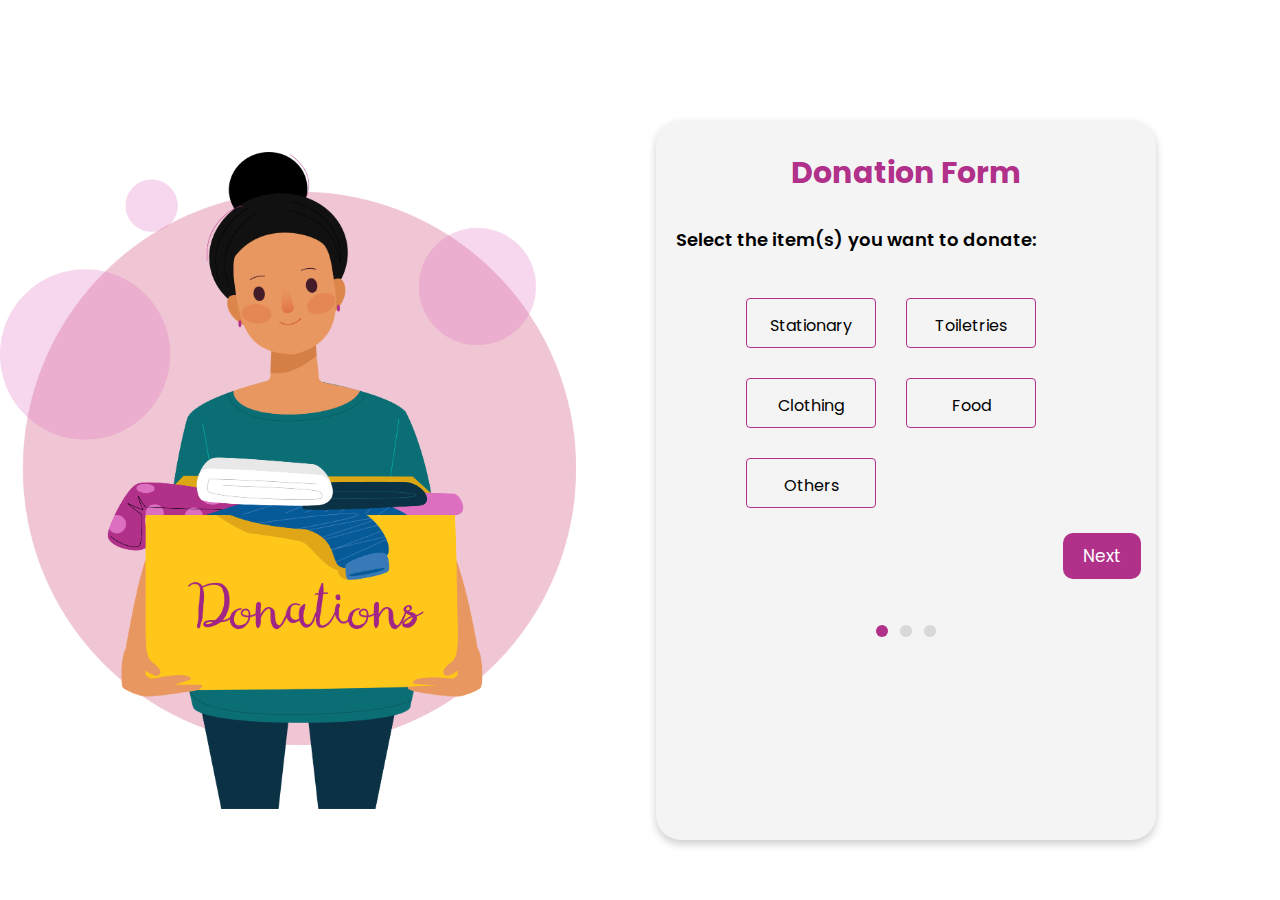
<file: forms/donation_form.html>
<!DOCTYPE html>
<html lang="en">
<head>
    <meta charset="UTF-8">
    <meta http-equiv="X-UA-Compatible" content="IE=edge">
    <meta name="viewport" content="width=device-width, initial-scale=1.0">
    <link rel="stylesheet" href="/style.css">
    <title>Donation Form</title>
</head>
<body>
    <!--------------------------------------------donation form--------------------------------------------------------------->
    <div class="dform-container">
        <div class="dform-left"></div>

        <div class="dform-right">
            <form class="d-form" id="d-form" action="" method="" >
                <h2>Donation Form</h2>

                <div class="tab"><label class="dtext" id="category">Select the item(s) you want to donate:</label>
                    <div class="category">
                        <div class="category-container">
                            <div class="cat Stationary">
                                <label><input type="checkbox" value="1" name="cb[]"><span>Stationary</span></label>
                            </div>
                            <div class="cat Toiletries">
                                <label><input type="checkbox" value="2" name="cb[]"><span>Toiletries</span></label>
                            </div>
                            <div class="cat Clothing">
                                <label><input type="checkbox" value="3" name="cb[]"><span>Clothing</span></label>
                            </div>
                            <div class="cat Food">
                                <label><input type="checkbox" value="4" name="cb[]"><span>Food</span>
                                </label>
                            </div>
                            <div class="cat Others">
                                <label><input type="checkbox" value="5" name="cb[]"><span>Others</span></label>
                            </div>
                        </div>
                    </div>
                </div>

<!-- 
                  <div class="tab name"><label class="dtext">Name:</label>
                    <p><input placeholder="First name..." oninput="this.className = ''" name="fname"></p>
                    <p><input placeholder="Last name..." oninput="this.className = ''" name="lname"></p>
                  </div> -->

                  <div class="tab address"><label class="dtext">Address:</label>
                    <p><input placeholder="Name of your Hostel..." oninput="this.className = ''" name="hostel"></p>
                    <p><input type="number" placeholder="Your Room Number..." oninput="this.className = ''" name="room"></p>
                  </div>

                  <div class="tab contact"><label class="dtext">Contact info:</label>
                    <!-- <p><input id="email" placeholder="E-mail(e.g.-btbti19037_diksha@banasthali.in)" oninput="this.className = ''" name="email" type="email"></p> -->
                    <p><input type="number" id="phone" placeholder="Phone(10 digit number)" oninput="this.className = ''" name="ph"></p>
                  </div>
                  
                  <div style="overflow:auto;">
                    <div style="float:right;">
                      <button type="button" id="prevBtn" onclick="dnextPrev(-1)">Previous</button>
                      <button type="button" id="nextBtn" onclick="validateCB()">Next</button>
                    </div>
                  </div>
                  
                <div style="text-align:center;margin-top:40px;">
                    <span class="step"></span>
                    <span class="step"></span>
                    <span class="step"></span>
                    <!-- <span class="step"></span> -->
                </div>
            </form>
        </div>

    </div>
    <script src="/script.js"></script>
</body>
</html>
</file>
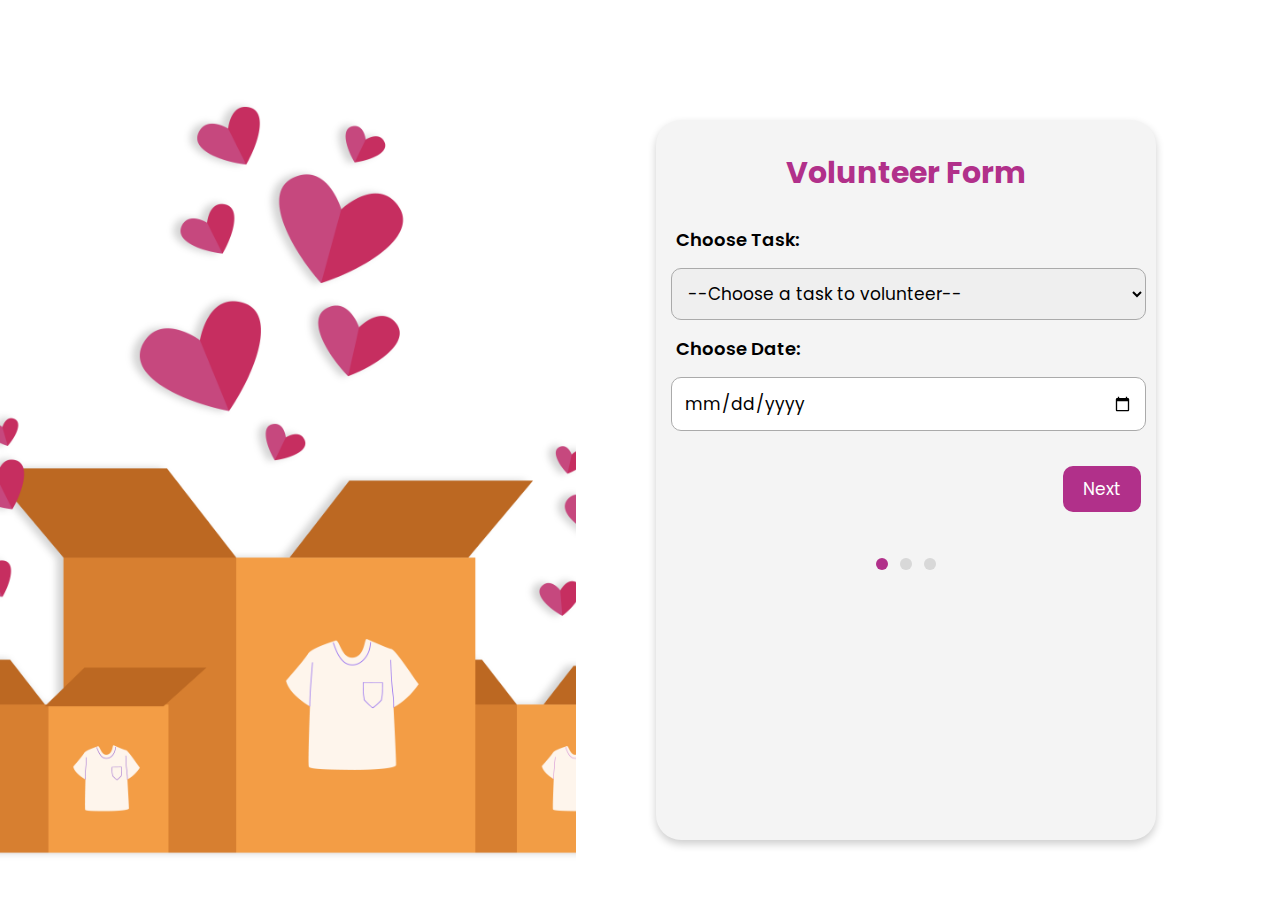
<file: forms/volunteer_form.html>
<!DOCTYPE html>
<html lang="en">
<head>
    <meta charset="UTF-8">
    <meta http-equiv="X-UA-Compatible" content="IE=edge">
    <meta name="viewport" content="width=device-width, initial-scale=1.0">
    <link rel="stylesheet" href="/style.css">
    <title>Volunteer Form</title>
</head>
<body>
    <!--------------------------------------------volunteer form--------------------------------------------------------------->
    <div class="vform-container">
        <div class="vform-left"></div>

        <div class="vform-right">
            <form class="v-form" id="v-form" action="" method="" >
                <h2>Volunteer Form</h2>

                <div class="tab"><label class="vtext">Choose Task:</label>
                    <p><select class="options"></p>
                        <option class="option" value="0" oninput="this.className = ''" name="task">--Choose a task to volunteer--</option>
                        <option class="option" value="teach" oninput="this.className = ''" name="task">Teach the local village kids</option>
                        <option class="option" value="distribute" oninput="this.className = ''" name="task">Help in distributing the donated goods</option>
                        <option class="option" value="cleanVillage" oninput="this.className = ''" name="task">Help in cleaning the village area</option>
                        <option class="option" value="cleanCampus" oninput="this.className = ''" name="task">Help in cleaning the campus</option>
                        <option class="option" value="event" oninput="this.className = ''" name="task">Conduct various events for the village people</option>
                    </select>
                    <label class="vtext">Choose Date:</label>
                    <p><input type="date" oninput="this.className = ''" name="date"></p>
                </div>
<!-- 
                <div class="tab name"><label class="vtext">Name:</label>
                    <p><input placeholder="First name..." oninput="this.className = ''" name="fname"></p>
                    <p><input placeholder="Last name..." oninput="this.className = ''" name="lname"></p>
                  </div> -->
                  <div class="tab address"><label class="vtext">Address:</label>
                    <p><input placeholder="Name of your Hostel..." oninput="this.className = ''" name="hostel"></p>
                    <p><input type="number" placeholder="Your Room Number..." oninput="this.className = ''" name="room"></p>
                  </div>

                  <div class="tab contact"><label class="vtext">Contact info:</label>
                    <!-- <p><input placeholder="E-mail(e.g.-btbti19037_diksha@banasthali.in)" oninput="this.className = ''" name="email" type="email" id="email"></p> -->
                    <p><input placeholder="Phone(10 digit number)" oninput="this.className = ''" name="phone" type="number" id="phone"></p>
                  </div>
                  
                  <div style="overflow:auto;">
                    <div style="float:right;">
                      <button type="button" id="prevBtn" onclick="vnextPrev(-1)">Previous</button>
                      <button type="button" id="nextBtn" onclick="vnextPrev(1)">Next</button>
                    </div>
                  </div>
                  
                <div style="text-align:center;margin-top:40px;">
                    <span class="step"></span>
                    <span class="step"></span>
                    <span class="step"></span>
                </div>
            </form>
        </div>

    </div>

    <script src="/script.js"></script>
</body>
</html>
</file>
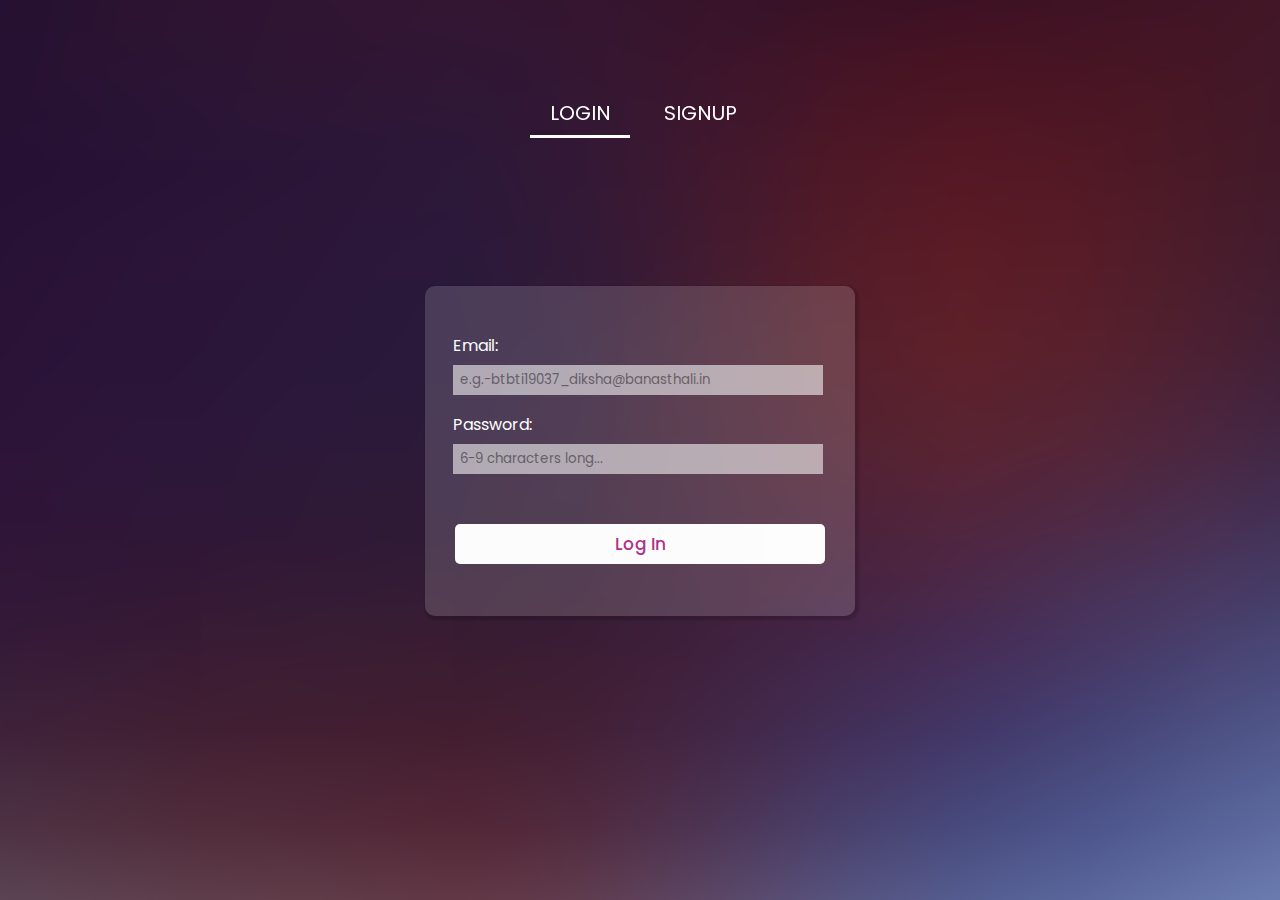
<file: login_page/login.html>
<!DOCTYPE html>
<html lang="en">

<head>
    <meta charset="UTF-8">
    <meta http-equiv="X-UA-Compatible" content="IE=edge">
    <meta name="viewport" content="width=device-width, initial-scale=1.0">
    <title>Login</title>
    <link rel="stylesheet" href="/style.css">
</head>

<body>
    <!-- -----------------------------------login page-------------------------------------- -->
        <div class="login-page" id="login-page">
            <div class="head">
                <div class="head1">
                    <button onclick="loginform()">LOGIN</button>
                    <div class="head-line" id="login-line"></div>
                </div>
                <div class="head2">
                    <button onclick="signupform()">SIGNUP</button>
                    <div class="head-line" id="signup-line"></div>
                </div>
            </div>
    
            <div id="login-box">
                <form action="" name="login-form" id="login" onsubmit="validateLogin()">
                    <div class="label">
                        <label for="email">Email:</label>
                    </div>
                    <div class="input">
                        <input type="email" id="email" name="email" value="" placeholder="e.g.-btbti19037_diksha@banasthali.in" required>
                    </div>
                    <div class="label">
                        <label for="password">Password:</label>
                    </div>
                    <div class="input">
                        <input type="password" id="password" name="password" value="" placeholder="6-9 characters long..." required>
                    </div>
                    <div>
                        <input class="submit" type="submit" value="Log In">
                    </div>
                </form>
            </div>
            <div id="signup-box">
                <form action="" name="signup-form" id="signup" onsubmit="validateSignup()">
                    <div class="label">
                        <label for="fname">Firstname:</label>
                    </div>
                    <div class="input">
                        <input type="text" id="fname" name="fname" placeholder="Your First Name..." required>
                    </div>
                    <div class="label">
                        <label for="lname">Lastname:</label>
                    </div>
                    <div class="input">
                        <input type="text" id="lname" name="lname" placeholder="Your Last Name..." required>
                    </div>
                    <div class="label">
                        <label for="email">Email:</label>
                    </div>
                    <div class="input">
                        <input type="email" id="mail" name="email" value="" placeholder="e.g.-btbti19037_diksha@banasthali.in" required>
                    </div>
                    <div class="label">
                        <label for="password">Password:</label>
                    </div>
                    <div class="input">
                        <input type="password" id="pass" name="password" value="" placeholder="6-9 characters long..." required>
                    </div>
                    <div>
                        <input class="submit" type="submit" value="Sign Up">
                    </div>
                </form>
            </div>
        </div>

    <script src="/script.js"></script>
</body>

</html>
</file>
<file: style.css>
@import url('https://fonts.googleapis.com/css?family=Poppins:200,300,400,500,600,700,800,900&display=swap');
@import url('https://fonts.googleapis.com/css2?family=Lobster&family=Poppins:wght@200;300&family=Ubuntu:wght@300&display=swap');

*{
    margin:0;
    padding:0;
    box-sizing:border-box;
    font-family:'Poppins', sans-serif;
    scroll-behavior: smooth;
}

body{
    background:white;
    /* box-sizing:border-box; */
    min-height:100vh;
    /* align-items:center;
    justify-content:center; */
}

/*----------------------------------------navbar-------------------------------------------------------------------------*/

.header .nav ul li {
    list-style: none;
}

.navbar {
    top:0;
    display: flex;
    position:fixed;
    width:100%;
    z-index:1;
    justify-content: space-between;
    align-items: center;
    padding: 1.3rem 2rem;
    background-color:black;
}

.hamburger {
    display: none;
}

.bar {
    display: block;
    width: 25px;
    height: 3px;
    margin: 5px auto;
    /* -webkit-transition: all 0.3s ease-in-out; */
    transition: all 0.3s ease-in-out;
    background-color: white;
}

.nav-menu {
    display: flex;
    justify-content: center;
    align-items: center;
}

.nav-item {
    margin-left: 3.2rem;
}

.nav-link{
    text-decoration:none;
    font-size: 1.1rem;
    font-weight: 450;
    color: white;
    padding:6px 8px;
}

.nav-link:hover{
    color:#B1308A;
    background-color:whitesmoke;
    border-radius:3px;
    height:10%;
    width:10%;
    transition:.3s;
}

/* .nav-logo {
    font-size: 2.1rem;
    font-weight: 600;
} */

@media only screen and (max-width: 900px) {
    .nav-menu {
        list-style:none;
        position: fixed;
        right: -100%;
        top: 4rem;
        flex-direction: column;
        background-color: black;
        width: 100%;
        height:100%;
        text-align: center;
        transition:.8s;
        list-style:none;
        text-decoration:none;
    }


    .nav-menu.active {
        right: 0;
    }

    .nav-item {
        margin: 2rem 0;
    }

    .hamburger {
        display: block;
        cursor: pointer;
    }

    .hamburger.active .bar:nth-child(2) {
        opacity: 0;
    }

    .hamburger.active .bar:nth-child(1) {
        /* -webkit-transform: translateY(8px) rotate(45deg); */
        transform: translateY(8px) rotate(45deg);
    }

    .hamburger.active .bar:nth-child(3) {
        /* -webkit-transform: translateY(-8px) rotate(-45deg); */
        transform: translateY(-8px) rotate(-45deg);
    }
}

/*---------------------------------------home-----------------------------------------------------------------------------*/

/* .home{
    height:100vh;    
}  */
.home::before{
    top: 0;
    content: " ";
    position: absolute;
    background: url("images/home.jpg") no-repeat center center/cover;
    width: 100%;
    height: 100%;
    z-index: -1;
    opacity: 1;
}

.homeBox{
    display:flex;
    height: 100%;
    justify-content:center;
    align-items:center;
}
.homeBox::before{
    top:0;
    content: " ";
    position: absolute;
    background-color: black; 
    width:100%;
    height:100%;
    z-index: -1;
    opacity: 0.55;
}
.homeBox .head1{
    color:white;
    font-weight: 800;
    font-size:35px;
    margin-top: 5%;
    text-align:center;
    justify-content: center; 
    align-items: center; 
    font-family: 'Ubuntu', sans-serif;
}
.homeBox .head2{
    color:white;
    font-weight:600;
    font-size:35px;
    text-align:center;
    justify-content: center;
    align-items: center;
    margin-top: 1%;
    margin-bottom: 5%;
    font-family: 'Ubuntu', sans-serif;
}
#home .homebtn{
    text-align: center;
}
#home .btn{
    border-radius: 8px;
    background-color: #B1308A;
    border: none;
    color: #16161d;
    text-align: center;
    font-size: 20px;
    font-weight:600;
    padding: 18px;
    width: 200px;
    transition: all 0.5s;
    cursor: pointer;
    margin: 0 3%;
    box-shadow: 0.3rem 0 1.5rem #000;
    
  }
  
#home .btn span {
    cursor: pointer;
    display: inline-block;
    position: relative;
    transition: 0.5s;
  }

#home .btn:hover{
    background-color:#16161d;
    color:#B1308A;
  }
  
  #home .btn span:after {
    content: ' ';
    position: absolute;
    opacity: 0;
    top: 0;
    right: -10px;
    transition: 0.5s;
  }
  
  #home .btn:hover span {
    padding-right: 30px;
  }
  
  #home .btn:hover span:after {
    right: 0;
    color:black;
  }

  @media(max-width:820px){
   #home .btn{
        margin: 30px;
        padding: 13px;
        width: 180px;
        font-size: 18px;
        font-weight: 700;
    }
  }

  @media(max-width:600px){
    .homeBox .head1{
        margin-top: 50%;
        font-size: 25px;
    }
    .homeBox .head2{
        font-size: 20px;
    }
}

 /*----------------------------------------about us---------------------------------------------------------------------*/
 .about{
    text-align: center;
}
.about .about-heading{
    width: 100%;
    margin: 20px 0;
    margin-top: 10px;
}
.about-container{
    display: grid;
    grid-template-columns: 1fr 1fr;
    grid-gap: 40px;
    padding: 30px;
    grid-template-rows: auto;
}
.about .about-heading .dash{
    border:1px solid #B1308A;
    border-radius:80px;
    height:2.6px;
    background-color:#B1308A;
    margin:0 45%;
    width:10%;
}
.about-container h1{
    font-size: 30px;
    color: #B1308A;
}
.info1{
    font-size: 18px;
    padding: 30px 20px;
    background-color: #f4f4f4;
}
.info2{
    font-size: 18px;
    padding: 30px 20px;
    background-color: #f4f4f4;
}

@media(max-width:800px){
    .about-container{
        grid-template-columns: 1fr;
    }
    .info1{
        font-size: 12px;
    }
    .info2{
        font-size: 12px;
    }
    .about-container h1{
        font-size: 25px;
    }
}
  
  /* ------------------------------------------------------image page-------------------------------------------------------- */
  .imgpg{
      height:100%;
      background-image:url("images/imgpg.png");
      background-size: cover;
      background-position:center;
  }
  
  @media(max-width:1011px){
      .imgpg{
          margin:0;
          padding:0;
          height:400px;
      }
  }
  @media(max-width:800px){
    .imgpg{
        margin:0;
        padding:0;
        height:200px;
    }
  }
 

/*-------------------------------------------how we work--------------------------------------------------------------------*/
#how-we-work{
    background-color: #f4f4f4;
}
#how-we-work h1{
    margin: 0px;
    padding: 0px;
}
.dash1{
    border:1px solid #B1308A;
    border-radius:80px;
    height:2.2px;
    background-color:#B1308A;
    margin:0 44%;
    width:12%;
}

.boxes{
    display: grid;
    grid-template-columns: 1fr 1fr 1fr;
    grid-template-rows: 280px 280px;
    grid-gap: 15px;
}
.how-we-work{
    padding: 10px;
    text-align: center;
}
.how-we-work h1{
    margin: 10px;
}
.box{
    display: grid;
    grid-template-rows: 1fr 1fr;
}

.box .img{
    text-align: center;
}
.box .t1{
    text-align: center;
    padding: 20px;
}

.purple{
    margin: 0px;
    padding: 0px;
    color: #B1308A;
    text-align: center;
    font-size: 20px;
    font-weight: 700;
}
.black{
    font-size: 13px;
}

@media(max-width:840px){
    .boxes{
        display: block;
    }
}


/*-------------------------------------------HELP------------------------------------------------------------------------------------------------*/

.help-section{
  background: url("images/help3.png") no-repeat left;
  background-size: 55%;
  background-color: #fdfdfd;
  overflow: hidden;
  padding: 100px 0;
}

.inner-container{
  width: 55%;
  float: right;
  background-color: #fdfdfd;
  padding: 150px;
}

.inner-container h1{
  margin-bottom: 30px;
  font-size: 25px;
  font-weight: 900;
}

.text{
  font-size: 17px;
  color: #545454;
  line-height: 30px;
  text-align: justify;
  margin-bottom: 40px;
}

.end{
  display: flex;
  justify-content: space-between;
  font-weight:500;
  font-size:15px;
  color:#B1308A;
}

.end a{
  font-weight:500;
  color:#B1308A;
}

@media screen and (max-width:1200px){
  .inner-container{
      padding: 80px;
  }
}

@media screen and (max-width:1000px){
  .help-section{
      background-size: 100%;
      padding: 100px 40px;
  }
  .inner-container{
      width: 100%;
  }
}

@media screen and (max-width:600px){
  .help-section{
      padding: 0;
  }
  .inner-container{
      padding: 60px;
  }
}


/*--------------------------------------what to donate------------------------------------------------------------------------------------*/
.what-to-donate{
    height:110%;
    background-image:url("images/donate3.png");
    background-size: cover;
    background-position:center;
}
@media(max-width:1011px){
    .what-to-donate{
        margin:0;
        padding:0;
        height:580px;
        
    }
}
@media(max-width:700px){
    .what-to-donate{
        height:300px;
    }
}

@media(max-width:550px){
    .what-to-donate{
        height:230px;
        
    }
}

/*-----------------------------------------footer-------------------------------------------------------------------------*/
.footerbody{
    display:flex;
    justify-content:flex-end;
    align-items:flex-end;
    min-height:40vh;
    background:#f4f4f4;
}

footer{
    position:relative;
    width:100%;
    background:#3586ff;
    min-height:100px;
    padding:20px;
    display:flex;
    justify-content:center;
    align-items:center;
    flex-direction:column;
}

footer .social_icon, 
footer .footer-menu{
    position:relative;
    display:flex;
    justify-content:center;
    align-items:center;
    margin:10px 0;
}

footer .social_icon li,
footer .footer-menu li{
    list-style:none;
}

footer .social_icon li a,
footer .footer-menu li a{ 
    font-size:2em;
    color:#ffff;
    margin:0 10px;
    display:inline-block;
    transition:0.5s;
}
footer .social_icon li a:hover{
    transform:translateY(-10px);
}

footer .footer-menu li a{
    font-size:1.2em;
    color:#ffff;
    margin:0 10px;
    display:inline-block;
    transition:0.5s;
    text-decoration:none;
    opacity:1;
}

footer .footer-menu li a:hover{
    color:rgb(179, 196, 196);
}

footer p{
    color:#ffff;
    text-align:center;
    margin-bottom:10px;
    font-size:1.1em;
}

footer .line{
    border:2px solid #ffff;
    border-width:0.2px;
    width:200px;
    opacity:0.6;
}
footer .footer-logo{
    color:#ffff;
    text-align:center;
    padding:2px;
    margin-top:5px;
    margin-bottom:5px;
    font-size:1.2em;
}

footer .wave{
    position:absolute;
    top:-100px;
    left:0;
    width:100%;
    height:100px;
    background:url("images/wave.png");
    background-size:1000px 100px;
}
footer .wave#wave1{
    z-index:100;
    opacity:1;
    bottom:0;
    animation:animateWave 5s linear infinite;
}
footer .wave#wave2{
    z-index:99;
    opacity:0.5;
    bottom:10px;
    animation:animateWave2 5s linear infinite;
}
footer .wave#wave3{
    z-index:100;
    opacity:0.2;
    bottom:15px;
    animation:animateWave 4s linear infinite;
}
footer .wave#wave4{
    z-index:99;
    opacity:0.7;
    bottom:20px;
    animation:animateWave2 4s linear infinite;
}
@keyframes animateWave{
    0%{
        background-position-x:1000px;
    }
    100%{
        background-position-x:0px;
    }
}
@keyframes animateWave2{
    0%{
        background-position-x:0px;
    }
    100%{
        background-position-x:1000px;
    }
}

@media(max-width:1500px){
    .footerbody{
        min-height:37vh;
    }
}

@media(max-width:900px){
    footer{
        background:#16161d;
    }
    footer .wave{
        display:none
    }
    .footerbody{
        min-height:20vh;
    }
   
    footer .social_icon li a,
    footer .footer-menu li a{ 
        font-size:1.5em;
        
    }
    footer .footer-menu li a{
        font-size:1em;
        
    }
    footer p{
        margin-bottom:10px;
        font-size:0.9em;
    }
    
    footer .line{
        border:2px solid #ffff;
        border-width:0.2px;
        width:150px;
        opacity:0.6;
    }
    footer .footer-logo{
        font-size:1em;
    }
}
@media(max-width:415px){
    footer{
        padding: 0;
        height: 18vh;
    }
    footer .social_icon{
        margin-bottom: 0;
    }
    footer .social_icon li a,
    footer .footer-menu li a{ 
        
        font-size:1.1em;
        margin-top: 3.5px;
        margin-bottom: 0;
    }
    footer .footer-menu li a{
        font-size:0.8em;
        margin: 0 5px;
    }
    footer p{
        margin-bottom:10px;
        font-size:0.7em;
    }
    
    footer .line{
        border:1px solid #ffff;
        border-width:0.2px;
        width:120px;
        opacity:0.6;
        margin: 0;
    }
    footer .footer-logo{
        font-size:0.6em;
        margin: 0;
    }
}

/* ------------------------------------------contact page-------------------------------------------------------*/
#contact{
    min-height:100vh;
    background-color:white;
    margin: 20px;
    text-align: center;
    justify-content:center;
    align-items:center;
  }
  
  #contact .con_head{
    width:100%;
    margin:0;
    display:flex;
    font-size:50;
    justify-content:center;
    align-items:center;
}

  #contact #one{
    color:black;
    font-size:50;
  }
  #contact #two{
    margin-left:5px;
    color:#B1308A;
    font-size:50;
  }
  #contact .line1{
    border:2px solid black;
    border-width:0.2px;
    margin:0 42.5%;
    width:15%;
    opacity:0.4;
    display:flex;
    justify-content:center;
    align-items:center;
  }

  #contact .para{
    font-size:1.2em;
  }

  #contact .container {
    margin-top: 50px;
    width: 100%;
    top: 60px;
    display: flex;
    justify-content:center;
    align-items:center;
    text-align: center;
  }
  #contact .backbtn{
    float:left;
    z-index:1;
    font-size:50px;
    top:0;
    left:0;
  }
  #contact .backbtn a{
    color:black;
  }

  #contact .card {
    justify-content:center;
    align-items:center;
    height: 280px;
    width: 200px;
    background-color: #B1308A;
    border-radius: 10px;
    box-shadow: -1rem 0 3rem #000;
    transition: 0.4s ease-out;
    position: relative;
    left:0px;
  }
  
  #contact .card:not(:first-child) {
      margin-left: -50px;
  }
  
  #contact .card:hover {
    transform: translateY(-20px);
    transition: 0.4s ease-out;
  }
  
  #contact .card:hover ~ #contact .card {
    position: relative;
    left: 50px;
    transition: 0.4s ease-out;
  }
  
  #contact .title {
    color: white;
    font-weight: 300;
    position: absolute;
    left: 20px;
    top: 15px;
  }
  
  #contact .bar {
    position: absolute;
    top: 100px;
    left: 20px;
    height: 5px;
    width: 150px;
  }
  
  #contact .emptybar {
    background-color: #2e3033;
    width: 100%;
    height: 100%;
  }
  
  #contact .filledbar {
    position: absolute;
    top: 0px;
    z-index: 3;
    width: 0px;
    height: 100%;
    background: rgb(0,154,217);
    background: linear-gradient(90deg, rgba(0,154,217,1) 0%, rgba(217,147,0,1) 65%, rgba(255,186,0,1) 100%);
    transition: 0.6s ease-out;
  }
  
  #contact .card:hover .filledbar {
    width: 120px;
    transition: 0.4s ease-out;
  }
  
  #contact .circle {
    z-index:-1;
    position: absolute;
    top: 150px;
    left: calc(50% - 60px);
  }
  
  #contact .stroke {
    stroke: white;
    stroke-dasharray: 360;
    stroke-dashoffset: 360;
    transition: 0.6s ease-out;
  }
  #contact .call{
      padding:40px 60px;
      color:white;
      z-index:1;
      font-size:40px;
  }

  #contact .number{
    color:white;
    font-size:1em;
    justify-content:center;
    padding:12px 6px;
}
#contact .mail {
    padding:25px 60px;
    color:white;
    z-index:1;
    font-size:40px;
}
  #contact .mail a{
    color:white;
}

#contact .email{
    color:white;
    font-size:1em;
    justify-content:center;
    padding:8px 6px;
}

#contact .address{
    color:white;
    font-size:1em;
    justify-content:center;
    padding:12px 8px;
}

#contact .address .stroke{
    stroke:no-stroke;
}

  #contact svg {
    fill: #B1308A;
    stroke-width: 2px;
  }
  
  #contact .card:hover .stroke {
    stroke-dashoffset: 100;
    transition: 0.6s ease-out;
  }


@media(max-width:500px){
    #contact .con_head #one{
      font-size: 28px;
    }
    #contact .con_head #two{
      font-size: 28px;
    }
    #contact .para{
      font-size: 19px;
      left: 50px;
    }
    #contact .container{
      text-align: center;
      justify-content: center;
      align-items: center;
      margin: 30px 0;
      display: block;
    }
    #contact .card{
      margin-bottom: 20px;
      height: 270px;
      left: 60px;
    }
    #contact .card:not(:first-child) {
      margin-left: 0px;
  }
  #contact .card:hover {
    transform: scale(1.15);
    transition: 0.4s ease-out;
  }
  #contact .card:hover ~ #contact .card {
    position: relative;
    left: 0px;
  }
}

/*---------------------------------login page------------------------------------*/
.login-page{
    background:url("/images/login.png");
    /* width: 100vw; */
    height: 100vh;
    display: flex;
    flex-direction: column;
    justify-content: center;
    align-items: center;
}
#login-page .head{
    display: flex;
    margin: 10px 120px;
    position: fixed;
    top: 70px;
}
#login-page .head button{
    color: white;
    margin-bottom:5px;
    font-size:20px;
    padding:18px;
    background: none;
    border: none;
    cursor: pointer;
    height:50px;
    width:120px;
    /* border-bottom:2px solid white; */
    
}
#login-page .head-line{
    padding: 0;
    border-top: 3px solid white;
    height: 0px;
    margin: 0 10px 10px 10px;
}

#login-page .label{
    color: white;
    font-size: 16px;
    padding: 0px 28px;
    padding-top: 10px;
    margin:7px 0px;
}
#login-page #login-box::before{
    content: " ";
    background-color: white;
    position: absolute;
    opacity: 0.15;
    width:350px;
    height: 250px;
    padding: 40px;
    border-radius: 10px;
    box-shadow: 2px 2px 2px 2px black;
}
#login-page #signup-box::before{
    content: " ";
    background-color: white;
    position: absolute;
    opacity: 0.15;
    width: 350px;
    height: 400px;
    padding: 0px 40px 60px 40px;
    margin-top: 30px;
    border-radius: 10px;
    box-shadow: 2px 2px 2px 2px black;
}
#login-page #signup-box{
    display: none;
    margin-top: 90px;
}

#login-page #signup-line{
    display: none;
}
#login-page input{
    width: 370px;
    height:30px;
    background-color: #f4f4f4;
    border: none;
    margin: 0px 28px;
    padding:7px;
    opacity: 0.6;
}

#login-page .submit{
    cursor: pointer;
    border: none;
    width: 370px;
    height: 40px;
    font-size: 17px;
    border-radius: 5px;
    padding: 7px 18px;
    margin: 50px 30px;
    color:#B1308A;
    font-weight:500;
    background-color: white;
    opacity: 0.99;
}

#login-page form{
    padding-top: 30px;
}

/* #invalid {
    background-color: #ffdddd;
    position:absolute;
    z-index:1;
    margin:20px;
    display:block;
} */

@media(max-width:500px){
    /* #login-box, #signup-box{
        width: 100%;
        height: 100%;
    } */
    #login-page #login-box::before, #login-page #signup-box::before{
        width: 200px;
    }
    #login-page input{
        width: 220px;
    }
    #login-page .submit{
        width: 220px;
    }
}

/*---------------------------------------------forms-------------------------------------------------------------------------*/
.dform-container{
    width:100%;
    height:100vh;
    display:flex;
    flex-direction:row;
  }
  
  .dform-left{
    margin-top:75px;
    width:50%;
    height:90%;
    background: url("/images/dform.png") no-repeat center center;
    background-size:contain;
    
  }
  
  .dform-right{
    width:50%;
    height:100%;
  }
  
  .d-form{
    width:500px;
    height:80%;
    background-color:#f4f4f4;
    margin-top:120px;
    margin-left:80px;
    border-radius:25px;
    box-shadow:0 4px 8px 0 rgba(0,0,0,0.2);
    
  }
  
  .vform-container{
    width:100%;
    height:100vh;
    display:flex;
    flex-direction:row;
  }
  
  .vform-left{
    margin-top:75px;
    width:50%;
    height:90%;
    background: url("/images/vform.png") no-repeat center center;
    background-size:cover;
  }
  
  .vform-right{
    width:50%;
    height:100%;
  }
  
  .v-form{
    width:500px;
    height:80%;
    background-color:#f4f4f4;
    margin-top:120px;
    margin-left:80px;
    border-radius:25px;
    box-shadow:0 4px 8px 0 rgba(0,0,0,0.2);
  }
  
  .d-form h2, .v-form h2{
    text-align:center;
    color:#B1308A;
    padding:30px;
    font-size:30px;
  }
  
  .d-form .category{
    display: flex;
    align-items: center;
    justify-content: center;
  }
  .d-from #category{
    margin-left: 50px;
  }
  .d-form .category-container{
    margin: 30px 0;
    width: 350px;
     height: 200px;
    }
    
    .d-form .cat label input {
      margin-right: 100px;
    }
    
    .d-form .cat{
      margin: 15px;
      background-color: #f4f4f4;
      border-radius: 4px;
      border: 1px solid #B1308A;
      overflow: hidden;
      float: left;
    }
    
    .d-form .cat label {
      float: left; 
      line-height: 3.0em;
      width: 8.0em; 
      height: 3.0em;
    }
    
    .d-form .cat label span {
      text-align: center;
      padding: 3px 0;
      display: block;
    }
    
    .d-form .cat label input {
      position: absolute;
      display: none;
      color: #B1308A;
    }
    .d-form .cat label input + span{
      color: black;
    }
    
    .d-form .cat input:checked + span {
        color: white;
        text-shadow: 0 0  6px rgba(0, 0, 0, 0.8);
    }
    .d-form .Stationary input:checked + span{
      background-color: #eee789;
    }
    .d-form .Toiletries input:checked + span{
      background-color: #9edf79;
    }
    .d-form .Clothing input:checked + span{
      background-color: #6ad3e0;}
    .Food input:checked + span{background-color: #e9ad92;
    }
    .d-form .Others input:checked + span{
      background-color: #8881e0;
    }
  
  .d-form input, .v-form input, .d-form .options, .v-form .options{
    padding:12px;
    margin:15px;
    
    width:95%;
    font-size: 17px;
    border: 1px solid #aaaaaa;
    border-radius:10px;
  }
  
  .d-form input.invalid, .d-form input.deep_invalid,
  .v-form input.invalid, .v-form input.deep_invalid {
    background-color: #ffdddd;
  }
  
  .d-form .tab, .v-form .tab {
    display: none;
  }
  
  .dtext, .vtext{
    margin:15px;
    padding:5px;
    font-size:18px;
    font-weight:600;
  }
  
  .d-form button, .v-form button {
    background-color:#B1308A;
    color: #ffffff;
    border: none;
    border-radius:10px;
    padding: 10px 20px;
    font-size: 17px;
    cursor: pointer;
    margin-right:15px;
    margin-top:20px;
  }
  
  .d-form button:hover, .v-form button:hover {
    opacity: 0.8;
  }
  
  .d-form #prevBtn, .v-form #prevBtn {
    background-color: #bbbbbb;
  }
  
  .d-form .step, .v-form .step {
    height:12px;
    width:12px;
    margin: 0 4px;
    background-color: #bbbbbb;
    border: none;  
    border-radius: 50%;
    display: inline-block;
    opacity: 0.5;
  }
  
  .d-form .step.stepactive, .v-form .step.stepactive {
    opacity: 1;
    background-color:#B1308A;
  }
  
  .d-form .step.finish, .v-form .step.finish {
    background-color:#B1308A;
  }
  
  
  /* ------------------------------------donation form ----------------------------------------*/
  @media(max-width:1300px){
    .dform-left{
        width:45%;
    }
  
    .dform-right{
        width:55%;
    }
    
  }
  
  @media(max-width:1100px){
    .dform-left{
        display:none;
    }
  
    .dform-right{
        background-size:100%;
        margin:0 20%;
    }
  
    .d-form{
      margin-left: 0;
      width:600px;
    }
  }
  
  @media(max-width:900px){
    .d-form{
        width:500px;
    }
  }
  
  @media(max-width:700px){
  
    .d-form-right{
      width: 700px;
  }
      .d-form{
        
        width: 600px;
        padding: 0;
      }
  
      .d-form h2{
        font-size:22px;
        font-weight:700;
    }
  
    .dtext{
        /* padding:4px; */
        font-size:16px;
      }
  
      .d-form input, .d-form .options{
        padding:8px;
        width:90%;
        font-size:14px;
      }
  
      .d-form button {
        padding:8px 10px;
        font-size:15px;
      }
      
      .d-form .step {
        height:9px;
        width:9px;
        margin:0 2px; 
      }
    }
  
    @media(max-width:500px){
      .dform-right{
        margin: 10px;
      }
      .d-form{
        width:500px;
        height: 450px;
        padding:0;
    }
    }
  
  
  /* ------------------------------------volunteer form ----------------------------------------*/
  @media(max-width:1300px){
    .vform-left{
        width:45%;
    }
  
    .vform-right{
        width:55%;
    }
    
  }
  
  @media(max-width:1100px){
    .vform-left{
        display:none;
    }
  
    .vform-right{
        background-size:100%;
        margin:0 20%;
    }
  
    .v-form{
      margin-left: 0;
        width:600px;
        
    }
  }
  
  @media(max-width:900px){
    .v-form{
       width: 500px;
    }
  }
  
  @media(max-width:700px){
    .vform-right{
      width: 700px;
      margin: 0;
    }
      .v-form{
          width:600px;
          padding:0;
      }
  
      .v-form h2{
        font-size:22px;
        font-weight:700;
    }
  
    .vtext{
        /* padding:4px; */
        font-size:16px;
      }
  
      .v-form input, .v-form .options{
        padding:8px;
        width:90%;
        font-size:14px;
      }
  
      .v-form button {
        padding:8px 10px;
        font-size:15px;
      }
      
      .v-form .step {
        height:9px;
        width:9px;
        margin:0 2px; 
      }
    }
  
    @media(max-width:500px){
      .vform-right{
        margin: 0;
      }
      .v-form{
        width:500px;
        height: 450px;
        padding:0;
    }
    }
    @media(max-width:400px){
      .vform-right{
        margin: 10px;
      }
    }
  
/*----------------------------------profile-------------------------------------------------------*/
@import url('https://fonts.googleapis.com/css?family=Poppins:200,300,400,500,600,700,800,900&display=swap');
@import url('https://fonts.googleapis.com/css2?family=Lobster&family=Poppins:wght@200;300&family=Ubuntu:wght@300&display=swap');

*{
    margin:0;
    padding:0;
    box-sizing:border-box;
    font-family:'Poppins', sans-serif;
    scroll-behavior: smooth;
    list-style-type:none;
}

body{
    background:white;
    /* box-sizing:border-box; */
    min-height:100vh;
    align-items:center;
    justify-content:center;
}

/* ------------------------------------profile---------------------------------------------------------------------- */
.profile-outer{
    background-color: #f4f4f4;
}

.profile{
    background-color: white;
    height: 100vh;
    margin: 0 150px;
    display: grid;
    grid-template-columns: 30% 70%;
}
#profile .profile-left{
    background-color:#B1308A;
    display: flex;
    flex-direction: column;
    padding-top:200px;
    align-items: center;
}
#profile .profile-right{
    display: flex;
    flex-direction: column;
    margin: 30px;
    margin-top: 110px;
    justify-content: center;
    align-items: center;
}

/* #donate-dashboard{
    display:none;
}
#volunteer-dashboard{
    display: none;
} */

#profile .pass-board{
    display: none;
}

#profile .pass-board{
    padding:0 10px;
    margin:30px 20px;
    width:100%;
}

#profile .pass-board h2{
    font-weight:600;
    font-size:26px;
    margin:16px 0;
    margin-bottom:30px;
    color:#B1308A;
}

#profile .pass-text{
    font-size:20px;
    margin:20px 0;
}

#profile .ch-pass{
    height:38px;
    width:100%;
    margin-bottom:15px;
    margin-top:3px;
    border-radius:4px;
    padding:8px;
    font-size:18px;
}

#profile .change-btn{
    padding:7px 15px;
    font-size:15px;
    margin-top:12px;
    background-color: #B1308A;
    border:none;
    color:#f4f4f4;
    border-radius:5px;
}

#profile .change-btn:hover{
    cursor:pointer;
    background-color: #86366e;
}

#profile .profile-right .donate-dashboard{
    margin: 10px;
    height: 250px;
    width: 100%;
    border: 2px solid gray;
}
#profile .profile-right .volunteer-dashboard{
    margin: 10px;
    height: 250px;
    width: 100%;
    border: 2px solid gray;
}
#profile .profile-icon{
    font-size:100px;
    color: #f4f4f4;
}
#profile .acc-username{
    font-size:30px;
    font-weight: 500;
    color: #f4f4f4;
}
#profile .acc-email{
    padding-bottom: 10px;
    margin-bottom: 50px;
    border-bottom: 2px solid #f4f4f4;
    color:#f4f4f4;
}
#profile .acc-update{
    margin:10px;
   
}
#profile .acc-update span{
    display: flex;
    font-size: 20px;
    width: 100%;
    padding: 5px;
    margin: 4px;
    background-color: #f4f4f4;
}
#profile .acc-update span:hover{
    background-color:#cecbcb;
    cursor: pointer;
}
#profile .acc-update span .acc-icon{
    padding: 5px 10px;
}
#profile .pass-error{
    color: red;
    font-size: 18px;
}
@media(max-width:1150px){
    #profile .profile-outer{
        background-color:white;
    }

    .profile{
        /* grid-template-columns:1fr; */
        background-color:white;
        display: block;
    }

    #profile .profile-right{
        margin:10px;
        background-color:white
    }

    #profile .profile-left{
        margin:10px;
        padding-top: 40px;
        background-color:white;
    }

    #profile .profile-icon{
        padding:0;
        color:#000;
    }

    #profile .acc-username{
        color:#000;
    }

    #profile .acc-email{
        color:#000;
    }
    #profile .acc-update{
        display: flex;
    }
    #profile .acc-update span{
        height: 55px;
        width: 60px;
        font-size: 30px;
    }
    #profile .acc-update span div{
        display: none;
    }
    #profile .profile-right .donate-dashboard{
        height: 200px;
    }
    #profile .profile-right .volunteer-dashboard{
        height: 200px;
    }
  }


  /* @media(max-width:550px){
    .profile{
        margin: 0;
    }
  } */
  @media(max-width:660px){
    .profile{
        padding:0;
        margin:0;
    }

    #profile .profile-right{
        
        margin:0 20px;
    }

    #profile .pass-board{
        margin:25px;
        padding:0;
    }

    #profile .pass-board h2{
        font-weight:500;
        font-size:24px;
    }

    #profile .pass-text{
        font-size:17px;
    }

    #profile .ch-pass{
        height:32px;
    }
  }

 @media(max-width:550px){
    #profile .profile-right{
        padding:0;
        margin:0 20px;
    }

    #profile .change-btn{
        padding:5px 12px;
        font-size:12px;
    }
    #profile .profile-right .donate-dashboard{
        height: 200px;
    }
    #profile .profile-right .volunteer-dashboard{
        height: 200px;
    }
 }

 @media(max-width:470px){
    #profile .profile-left{
         margin:0;
     }
     #profile .profile-right{
         padding:10px;
         margin:0 40px;
     }
 }
</file>
